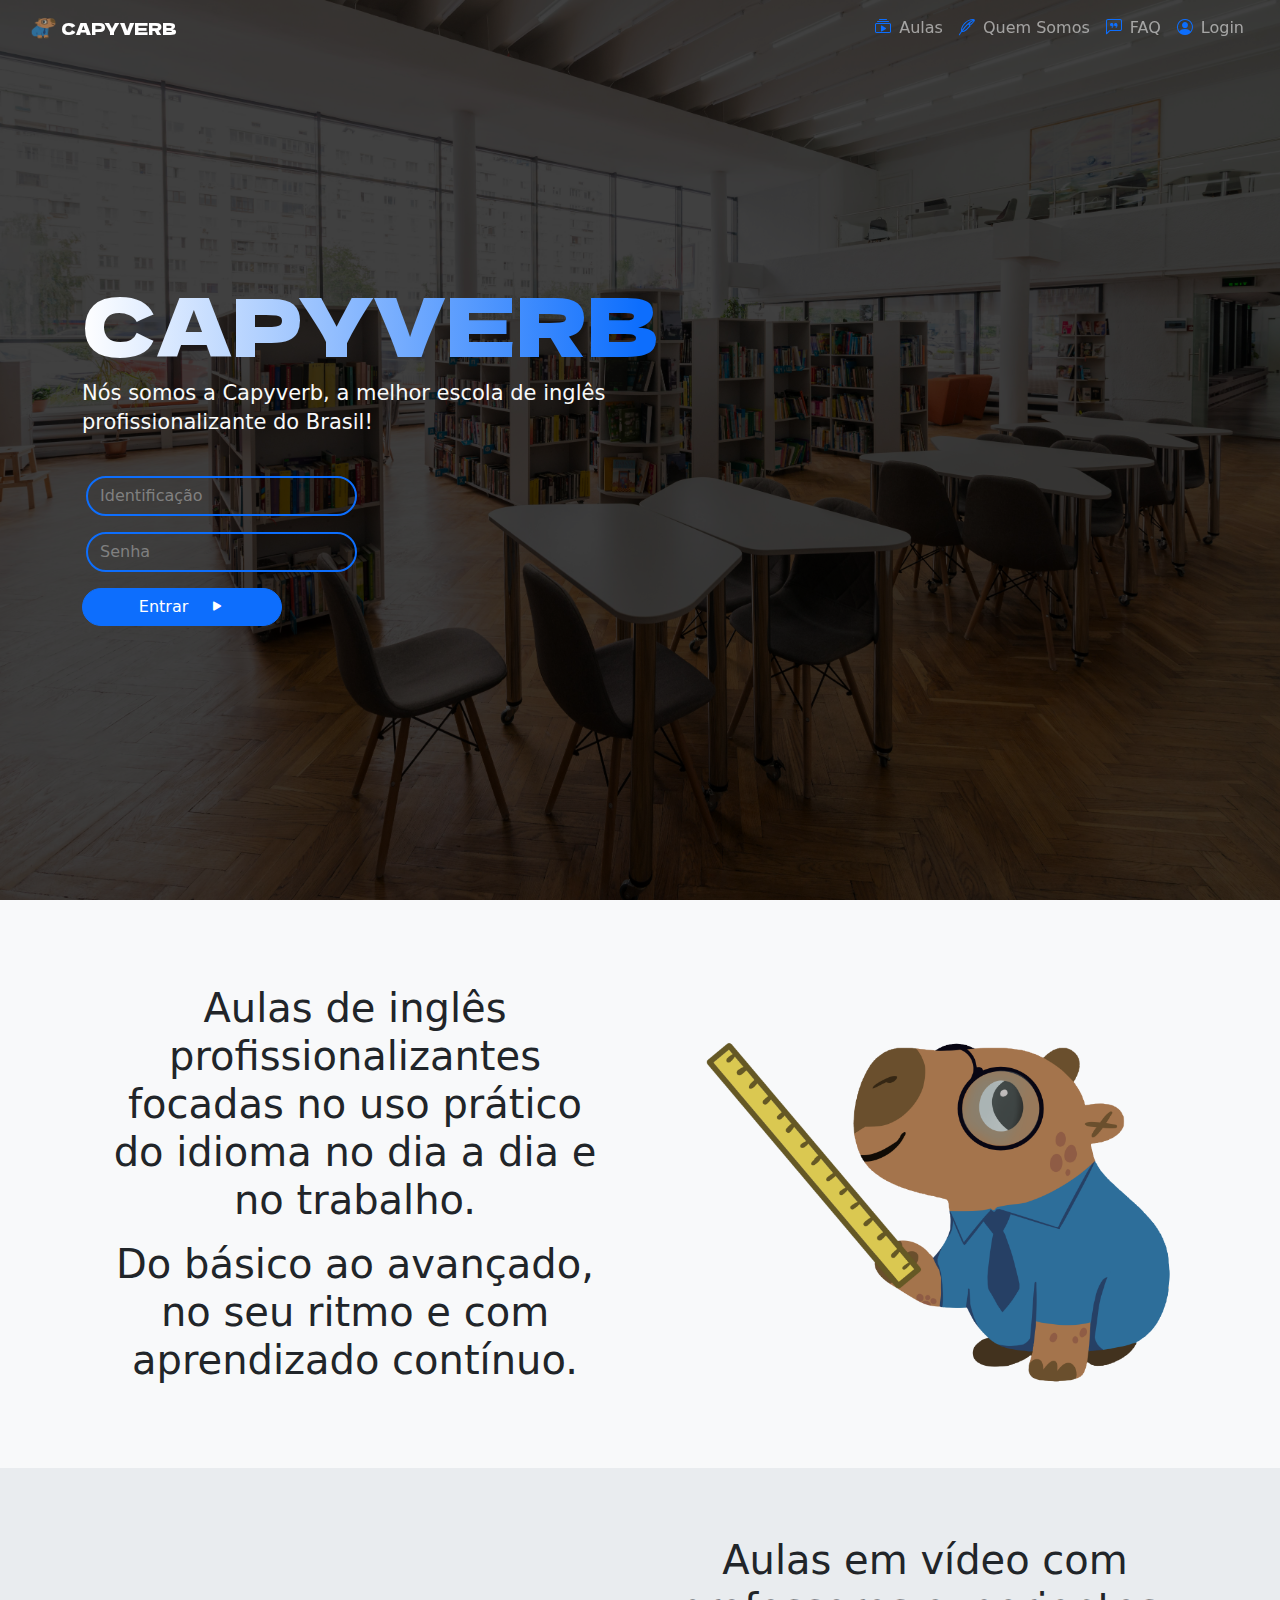
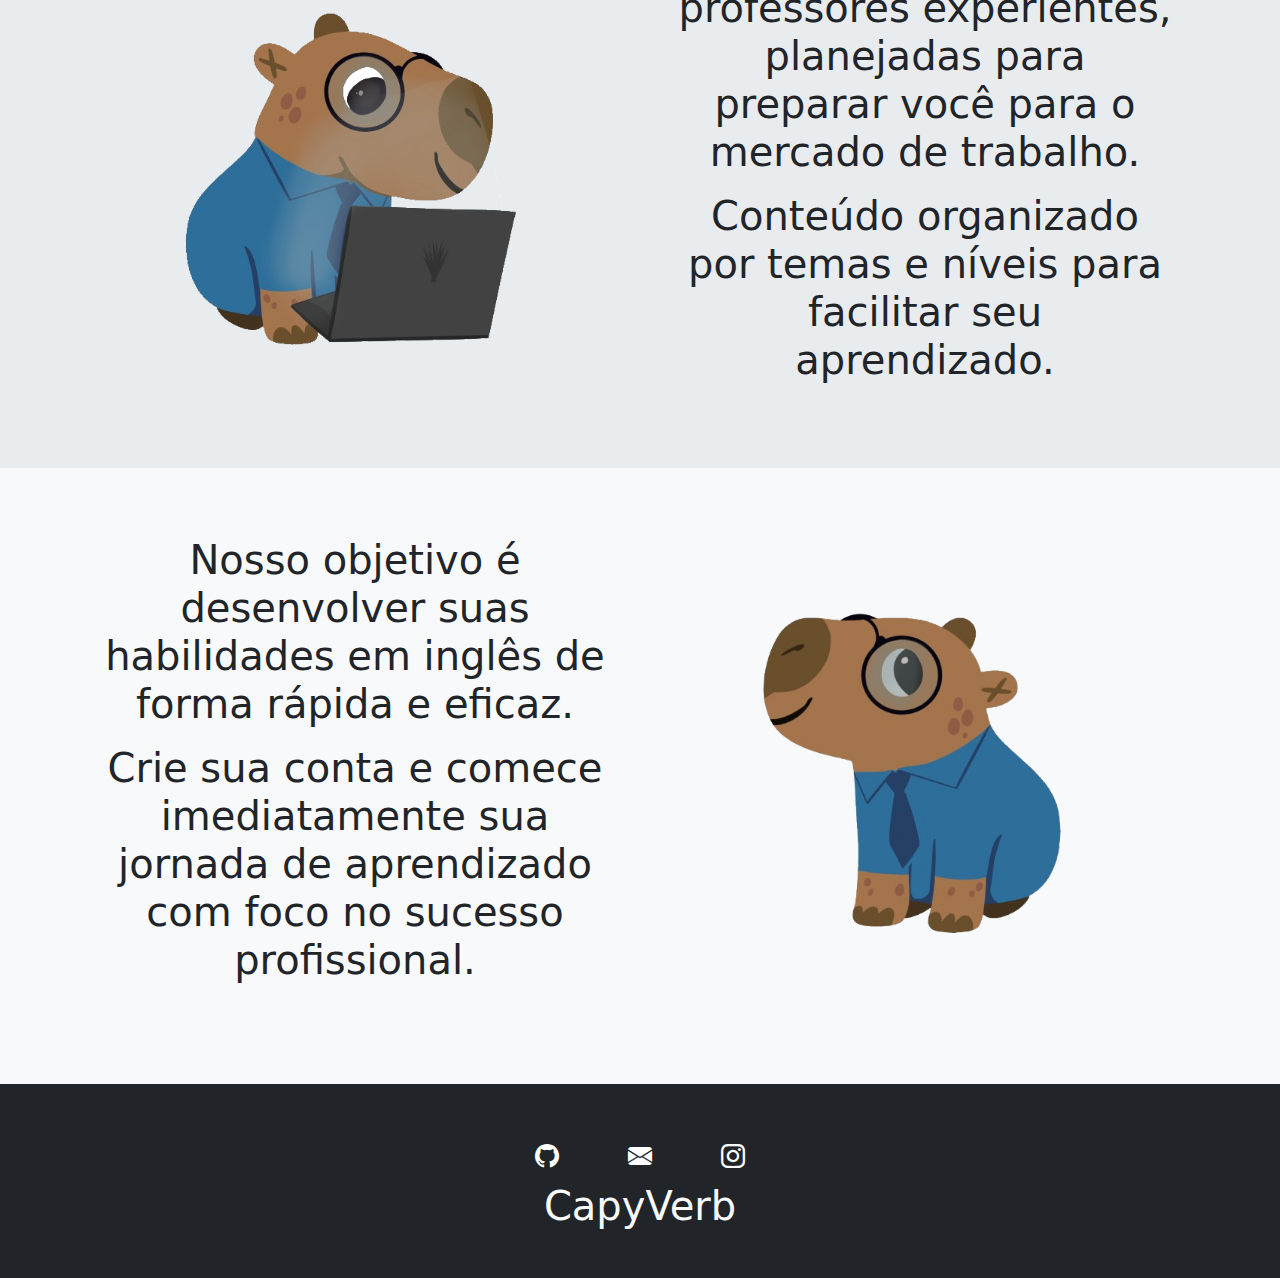
<file: index.html>
<!DOCTYPE html>
<html lang="pt-br">
	<head> 
	<meta charset="utf-8"> 
	<meta name="author" content="Sexteto sinistro">
	<meta name="keywords" content="english, verb, capybara">
	<meta name="description" content="Capyverb - Escola de idiomas">
    <link href="https://cdn.jsdelivr.net/npm/bootstrap@5.3.3/dist/css/bootstrap.min.css" rel="stylesheet" integrity="sha384-QWTKZyjpPEjISv5WaRU9OFeRpok6YctnYmDr5pNlyT2bRjXh0JMhjY6hW+ALEwIH" crossorigin="anonymous">
    <script src="https://cdn.jsdelivr.net/npm/bootstrap@5.3.3/dist/js/bootstrap.bundle.min.js" integrity="sha384-YvpcrYf0tY3lHB60NNkmXc5s9fDVZLESaAA55NDzOxhy9GkcIdslK1eN7N6jIeHz" crossorigin="anonymous"></script>
	
	<title>Capyverb</title>
  <link rel="icon" href="assets/capyverbflip.png">

    <!-- Link das fontes e Icones -->

    <link rel="preconnect" href="https://fonts.googleapis.com">
    <link rel="preconnect" href="https://fonts.gstatic.com" crossorigin>
    <link href="https://fonts.googleapis.com/css2?family=Dela+Gothic+One&display=swap" rel="stylesheet">

    <link rel="stylesheet" href="https://cdn.jsdelivr.net/npm/bootstrap-icons@1.13.1/font/bootstrap-icons.min.css">

    <!-- CSS e JAVASCRIPT -->
    <link rel="stylesheet" href="stylesindex.css">

  	</head> 

    <body class="bg-light">

      <div class="spinner-wrapper">
        <div class="spinner-border text-primary" style="width: 3rem; height: 3rem;" role="status">
          <span class="visually-hidden">Loading...</span>
        </div>
      </div>

      <nav class="navbar navbar-expand-md navbar-dark fixed-top ps-3 pe-3">
        <div class="container-fluid">
          
          <a class="navbar-brand" href="index.html"><img src="assets/capyverbflip.png" alt="Logo" width="30" height="24" class="d-inline-block align-text-top"> CAPYVERB</a>
          <button class="navbar-toggler" type="button" data-bs-toggle="collapse" data-bs-target="#navbarNav" aria-controls="navbarNav" aria-expanded="false" aria-label="Toggle navigation">
            <span class="navbar-toggler-icon"></span>
          </button>
          <div class="collapse navbar-collapse" id="navbarNav">
            <ul class="navbar-nav ms-auto">
              <li class="nav-item">
                <a class="nav-link" href="aulas.html"><i class="bi bi-collection-play text-primary pe-2"></i>Aulas</a>
              </li>
              <li class="nav-item">
                <a class="nav-link" href="#"><i class="bi bi-feather text-primary pe-2"></i>Quem Somos</a>
              </li>
              <li class="nav-item">
                <a class="nav-link" href="#"><i class="bi bi-chat-left-quote text-primary pe-2"></i>FAQ</a>
              </li>
              <li class="nav-item">
                <a class="nav-link" href="login.html"><i class="bi bi-person-circle text-primary pe-2"></i>Login</a>
              </li>

              <!-- class="active" aria-current="page" (makes a link highlighted)-->
              <!-- class="disabled" aria-disabled="true" (makes a link disabled)-->
            </ul>
          </div>
        </div>
      </nav>

        <img class="bg-img" src="assets/saladeaula.jpg" alt="Bg Image">
        <div class="banner mb-3">
          <div class="container">
            <h1 id="capyverbtitle">
              CAPYVERB
            </h1>

            <h4 id="lead">
              <small class="text-light">Nós somos a Capyverb, a melhor escola de inglês profissionalizante do Brasil!</small>
            </h4>

            <div id="divlogin">
              <form class="row g-3 needs-validation" novalidate>
              <div class="container">
                  <div id="campologin" class="input-group mb-3 mt-5">
                    <input type="text" class="form-control rounded-5" placeholder="Identificação" aria-label="Identificação">
                  </div>
                </div>
              <div class="container">
                
                  <div id="camposenha" class="input-group mb-3">
                    <input type="password" class="form-control rounded-5" placeholder="Senha" aria-label="Senha">
                  </div>
                </div>
              </div>
              <div class="col-12">
                <button class="btn btn-primary rounded-5" type="submit" id="botaoentrar">Entrar <i class="bi bi-play-fill ms-3"></i></button>
              </div>
              </form>
            </div>

          </div>

        </div>


        <div class="container py-5">

          <!-- Bloco 1 -->
          <div class="position-relative display-6">
            <div class="row">
              <div class="col-md-6">
                <div class="content-box">
                  <p>Aulas de inglês profissionalizantes focadas no uso prático do idioma no dia a dia e no trabalho.</p>
                  <p>Do básico ao avançado, no seu ritmo e com aprendizado contínuo.</p>

                  <!-- Imagem mobile -->
                  <img src="assets/book.png"
                    alt="Imagem Mobile 1"
                    class="img-fluid mt-3 d-block d-md-none w-100 rounded"
                    style="object-fit: fill;">
                </div>
              </div>
            </div>
            
            <!-- Imagem desktop -->
            <div class="d-none d-md-flex position-absolute top-0 end-0 col-md-6 h-100 align-items-center justify-content-center">
              <img src="assets/capyverbregua.png"
                  alt="Imagem Desktop 1"
                  class="img-fluid">
            </div>
          </div>

        </div>
        <div class="bg-body-secondary">

          <div class="container py-5">
  
            <!-- Bloco 2 -->
            <div class="position-relative display-6">
              <div class="row">
  
                <!-- Imagem desktop -->
                <div class="d-none d-md-flex position-relative top-0 end-0 col-md-6 order-md-1 align-items-center justify-content-center">
                  <img src="assets/capyverbnotebook.png"
                      alt="Imagem Desktop 1"
                      class="img-fluid h-75">
                </div>
  
                <div class="col-md-6 order-md-2">
                  <div class="content-box">
                    <p>Aulas em vídeo com professores experientes, planejadas para preparar você para o mercado de trabalho.</p>
                    <p>Conteúdo organizado por temas e níveis para facilitar seu aprendizado.</p>
          
                    <!-- Imagem mobile -->
                    <img src="assets/library.png"
                      alt="Imagem Mobile 1"
                      class="img-fluid mt-3 d-block d-md-none w-100 rounded"
                      style="object-fit: fill;">
                  </div>
                </div>
              </div>
  
            </div>
        </div>

        </div>
        <div class="container py-5">

          <!-- Bloco 3 -->
          <div class="position-relative display-6">
            <div class="row">
              <div class="col-md-6">
                <div class="content-box">
                  <p>Nosso objetivo é desenvolver suas habilidades em inglês de forma rápida e eficaz.</p>
                  <p>Crie sua conta e comece imediatamente sua jornada de aprendizado com foco no sucesso profissional.</p>

                  <!-- Imagem mobile -->
                  <img src="assets/teach.png"
                    alt="Imagem Mobile 1"
                    class="img-fluid mt-3 d-block d-md-none w-100 rounded"
                    style="object-fit: fill;">
                </div>
              </div>
            </div>
            
            <!-- Imagem desktop -->
            <div class="d-none d-md-flex position-absolute top-0 end-0 col-md-6 h-100 align-items-center justify-content-center">
              <img src="assets/capyverb.png"
                  alt="Imagem Desktop 1"
                  class="img-fluid h-75">
            </div>
          </div>

          

        </div>

        <script>

          // CHANGE NAVBAR OPACITY
          const navEl = document.querySelector('.navbar');
          
          window.addEventListener('scroll', () =>{
            if (window.scrollY >= 56){
              navEl.classList.remove('navbar-dark')
              navEl.classList.add('navbar-scrolled')
            } else if (window.scrollY < 56 ){
              navEl.classList.add('navbar-dark')
              navEl.classList.remove('navbar-scrolled')
            }
          });


          // LOADING SPINNER
          const spinnerWrapperEl = document.querySelector('.spinner-wrapper'); //Seleciona o elemento

                                                  //Apaga o spinner ao carregar a página

          window.addEventListener('load', () => {
              spinnerWrapperEl.style.opacity = '0';

              setTimeout(() => {
                  spinnerWrapperEl.style.display = 'none';
              }, 200);
          });

          document.addEventListener("DOMContentLoaded", function () {
            const navbar = document.querySelector(".navbar");
            const navbarCollapse = document.querySelector(".navbar-collapse");

            // Quando o menu abre
            navbarCollapse.addEventListener("show.bs.collapse", function () {
              navbar.classList.add("navbar-scrolled");
              navbar.classList.remove("navbar-dark");
            });

            // Quando o menu fecha
            navbarCollapse.addEventListener("hidden.bs.collapse", function () {
              // Se o usuário ainda está no topo, volta a ser transparente
              if (window.scrollY === 0) {
                navbar.classList.remove("navbar-scrolled");
                navbar.classList.add("navbar-dark");
              }
            });
          });

          // COPIA EMAIL PARA A AREA DE TRANSFERENCIA
          function copiarParaClipboard(elemento) {
            const texto = elemento.getAttribute("data-copy");
            navigator.clipboard.writeText(texto)
              .then(() => {
                // Feedback simples
                elemento.innerHTML = '<i class="bi bi-check-circle-fill fs-4"></i>';
                setTimeout(() => {
                  elemento.innerHTML = '<i class="bi bi-envelope-fill fs-4"></i>';
                }, 1000); // volta para o ícone original depois de 2 segundos
              })
              .catch(err => {
                console.error("Erro ao copiar:", err);
                alert("Erro ao copiar!");
              });
          }

        </script>

        <footer class="bg-dark py-5 mt-3">

          <div class="container text-light text-center">

            <div class="container w-25">

              <div class="row">
                <div class="col-4 col-sm-4">
                  <button type="button" class="btn" onclick="location.href='https://github.com/capyverb'"><i class="bi bi-github fs-4"></i></button>
                </div>
                <div class="col-4 col-sm-4">
                  <button type="button" class="btn" data-copy="capyverb@outlook.com" onclick="copiarParaClipboard(this)"><i class="bi bi-envelope-fill fs-4"></i></button>
                </div>
                <div class="col-4 col-sm-4">
                  <button type="button" class="btn" onclick="location.href='http://example.com'"><i class="bi bi-instagram fs-4"></i></button>
                </div>
              </div>
                <div class="display-6">CapyVerb</div>
            </div>

          </div>
        </footer>
    </body>

</html>
</file>
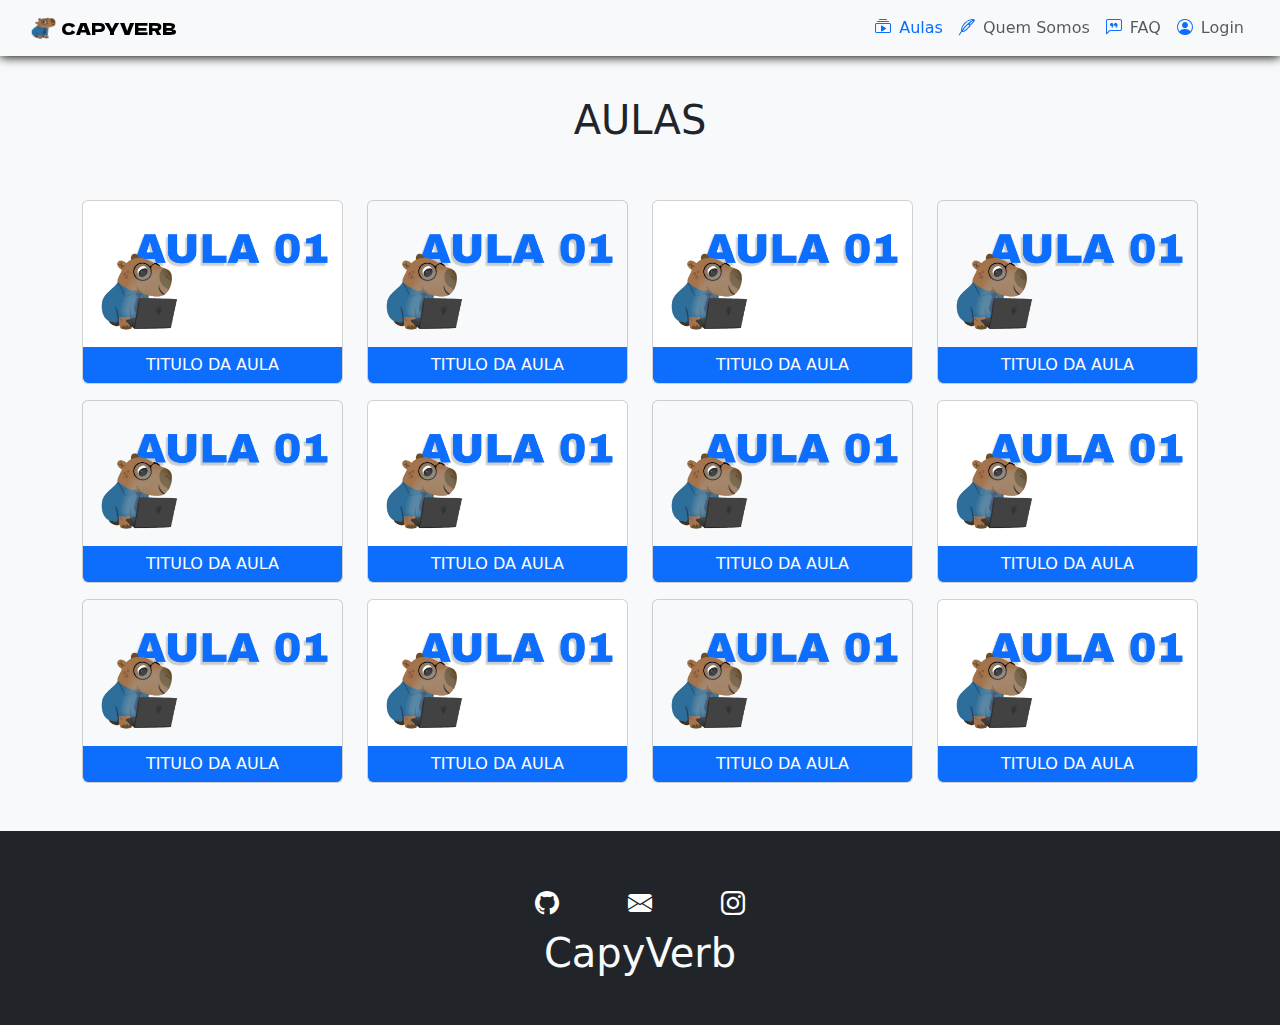
<file: aulas.html>
<!DOCTYPE html>
<html lang="pt-br">
	<head> 
	<meta charset="utf-8"> 
	<meta name="author" content="Sexteto sinistro">
	<meta name="keywords" content="english, verb, capybara">
	<meta name="description" content="Capyverb - Escola de idiomas">
    <link href="https://cdn.jsdelivr.net/npm/bootstrap@5.3.3/dist/css/bootstrap.min.css" rel="stylesheet" integrity="sha384-QWTKZyjpPEjISv5WaRU9OFeRpok6YctnYmDr5pNlyT2bRjXh0JMhjY6hW+ALEwIH" crossorigin="anonymous">
    <script src="https://cdn.jsdelivr.net/npm/bootstrap@5.3.3/dist/js/bootstrap.bundle.min.js" integrity="sha384-YvpcrYf0tY3lHB60NNkmXc5s9fDVZLESaAA55NDzOxhy9GkcIdslK1eN7N6jIeHz" crossorigin="anonymous"></script>
	
	<title>Capyverb - Aulas</title>
  <link rel="icon" href="assets/capyverbflip.png">

    <!-- Link das fontes e Icones -->

    <link rel="preconnect" href="https://fonts.googleapis.com">
    <link rel="preconnect" href="https://fonts.gstatic.com" crossorigin>
    <link href="https://fonts.googleapis.com/css2?family=Dela+Gothic+One&display=swap" rel="stylesheet">

    <link rel="stylesheet" href="https://cdn.jsdelivr.net/npm/bootstrap-icons@1.13.1/font/bootstrap-icons.min.css">

    <!-- CSS e JAVASCRIPT -->
    <link rel="stylesheet" href="stylesindex.css">

  	</head> 

    <body class="bg-light">

      <div class="spinner-wrapper">
        <div class="spinner-border text-primary" style="width: 3rem; height: 3rem;" role="status">
          <span class="visually-hidden">Loading...</span>
        </div>
      </div>

      <nav class="navbar navbar-expand-sm navbar-scrolled fixed-top ps-3 pe-3">
        <div class="container-fluid">
          
          <a class="navbar-brand" href="index.html"><img src="assets/capyverbflip.png" alt="Logo" width="30" height="24" class="d-inline-block align-text-top"> CAPYVERB</a>
          <button class="navbar-toggler" type="button" data-bs-toggle="collapse" data-bs-target="#navbarNav" aria-controls="navbarNav" aria-expanded="false" aria-label="Toggle navigation">
            <span class="navbar-toggler-icon"></span>
          </button>
          <div class="collapse navbar-collapse" id="navbarNav">
            <ul class="navbar-nav ms-auto">
              <li class="nav-item">
                <a class="nav-link active text-primary" aria-current="page" href="aulas.html"><i class="bi bi-collection-play text-primary pe-2"></i>Aulas</a>
              </li>
              <li class="nav-item">
                <a class="nav-link" href="#"><i class="bi bi-feather text-primary pe-2"></i>Quem Somos</a>
              </li>
              <li class="nav-item">
                <a class="nav-link" href="#"><i class="bi bi-chat-left-quote text-primary pe-2"></i>FAQ</a>
              </li>
              <li class="nav-item">
                <a class="nav-link" href="login.html"><i class="bi bi-person-circle text-primary pe-2"></i>Login</a>
              </li>

              <!-- class="active" aria-current="page" (makes a link highlighted)-->
              <!-- class="disabled" aria-disabled="true" (makes a link disabled)-->
            </ul>
          </div>
        </div>
      </nav>

        <div class="text-center container mt-5 py-5">
          <h1 id="aulastitle">
            AULAS
          </h1>
        </div>


        <div class="container mb-5" id="conteudoaulas">

          <div class="row mb-3">
            <div class="col-6 col-sm-3 mb-3 mb-sm-0">
              <div class="card text-center">
                <a href="#"><img src="assets/aulacover.png" class="card-img-top" alt=""></a>
                <div class="card-body py-0 px-0">
                  <a href="#" class="btn btn-primary rounded-top-0 w-100">TITULO DA AULA</a>
                </div>
              </div>
            </div>
            <div class="col-6 col-sm-3">
              <div class="card text-center bg-light">
                <a href="#"><img src="assets/aulacover.png" class="card-img-top" alt=""></a>
                <div class="card-body py-0 px-0">
                  <a href="#" class="btn btn-primary rounded-top-0 w-100">TITULO DA AULA</a>
                </div>
              </div>
            </div>
            <div class="col-6 col-sm-3">
              <div class="card text-center">
                <a href="#"><img src="assets/aulacover.png" class="card-img-top" alt=""></a>
                <div class="card-body py-0 px-0">
                  <a href="#" class="btn btn-primary rounded-top-0 w-100">TITULO DA AULA</a>
                </div>
              </div>
            </div>
            <div class="col-6 col-sm-3">
              <div class="card text-center bg-light">
                <a href="#"><img src="assets/aulacover.png" class="card-img-top" alt=""></a>
                <div class="card-body py-0 px-0">
                  <a href="#" class="btn btn-primary rounded-top-0 w-100">TITULO DA AULA</a>
                </div>
              </div>
            </div>
          </div>


          <div class="row mb-3">
            <div class="col-6 col-sm-3 mb-3 mb-sm-0">
              <div class="card text-center bg-light">
                <a href="#"><img src="assets/aulacover.png" class="card-img-top" alt=""></a>
                <div class="card-body py-0 px-0">
                  <a href="#" class="btn btn-primary rounded-top-0 w-100">TITULO DA AULA</a>
                </div>
              </div>
            </div>
            <div class="col-6 col-sm-3">
              <div class="card text-center">
                <a href="#"><img src="assets/aulacover.png" class="card-img-top" alt=""></a>
                <div class="card-body py-0 px-0">
                  <a href="#" class="btn btn-primary rounded-top-0 w-100">TITULO DA AULA</a>
                </div>
              </div>
            </div>
            <div class="col-6 col-sm-3">
              <div class="card text-center bg-light">
                <a href="#"><img src="assets/aulacover.png" class="card-img-top" alt=""></a>
                <div class="card-body py-0 px-0">
                  <a href="#" class="btn btn-primary rounded-top-0 w-100">TITULO DA AULA</a>
                </div>
              </div>
            </div>
            <div class="col-6 col-sm-3">
              <div class="card text-center">
                <a href="#"><img src="assets/aulacover.png" class="card-img-top" alt=""></a>
                <div class="card-body py-0 px-0">
                  <a href="#" class="btn btn-primary rounded-top-0 w-100">TITULO DA AULA</a>
                </div>
              </div>
            </div>
          </div>


          <div class="row mb-3">
            <div class="col-6 col-sm-3 mb-3 mb-sm-0">
              <div class="card text-center bg-light">
                <a href="#"><img src="assets/aulacover.png" class="card-img-top" alt=""></a>
                <div class="card-body py-0 px-0">
                  <a href="#" class="btn btn-primary rounded-top-0 w-100">TITULO DA AULA</a>
                </div>
              </div>
            </div>
            <div class="col-6 col-sm-3">
              <div class="card text-center">
                <a href="#"><img src="assets/aulacover.png" class="card-img-top" alt=""></a>
                <div class="card-body py-0 px-0">
                  <a href="#" class="btn btn-primary rounded-top-0 w-100">TITULO DA AULA</a>
                </div>
              </div>
            </div>
            <div class="col-6 col-sm-3">
              <div class="card text-center bg-light">
                <a href="#"><img src="assets/aulacover.png" class="card-img-top" alt=""></a>
                <div class="card-body py-0 px-0">
                  <a href="#" class="btn btn-primary rounded-top-0 w-100">TITULO DA AULA</a>
                </div>
              </div>
            </div>
            <div class="col-6 col-sm-3">
              <div class="card text-center">
                <a href="#"><img src="assets/aulacover.png" class="card-img-top" alt=""></a>
                <div class="card-body py-0 px-0">
                  <a href="#" class="btn btn-primary rounded-top-0 w-100">TITULO DA AULA</a>
                </div>
              </div>
            </div>
          </div>


          

        </div>
        
        <script>


          // LOADING SPINNER
          const spinnerWrapperEl = document.querySelector('.spinner-wrapper'); //Seleciona o elemento

                                                  //Apaga o spinner ao carregar a página

          window.addEventListener('load', () => {
              spinnerWrapperEl.style.opacity = '0';

              setTimeout(() => {
                  spinnerWrapperEl.style.display = 'none';
              }, 200);
          });

          // COPIA EMAIL PARA A AREA DE TRANSFERENCIA
          function copiarParaClipboard(elemento) {
            const texto = elemento.getAttribute("data-copy");
            navigator.clipboard.writeText(texto)
              .then(() => {
                // Feedback simples
                elemento.innerHTML = '<i class="bi bi-check-circle-fill fs-4"></i>';
                setTimeout(() => {
                  elemento.innerHTML = '<i class="bi bi-envelope-fill fs-4"></i>';
                }, 1000); // volta para o ícone original depois de 2 segundos
              })
              .catch(err => {
                console.error("Erro ao copiar:", err);
                alert("Erro ao copiar!");
              });
          }
        </script>

        <footer class="bg-dark py-5 mt-3">

          <div class="container text-light text-center">

            <div class="container w-25">

              <div class="row">
                <div class="col-4 col-sm-4">
                  <button type="button" class="btn" onclick="location.href='https://github.com/capyverb'"><i class="bi bi-github fs-4"></i></button>
                </div>
                <div class="col-4 col-sm-4">
                  <button type="button" class="btn" data-copy="capyverb@outlook.com" onclick="copiarParaClipboard(this)"><i class="bi bi-envelope-fill fs-4"></i></button>
                </div>
                <div class="col-4 col-sm-4">
                  <button type="button" class="btn" onclick="location.href='http://example.com'"><i class="bi bi-instagram fs-4"></i></button>
                </div>
              </div>
                <div class="display-6">CapyVerb</div>
            </div>

          </div>
        </footer>
    </body>

</html>
</file>
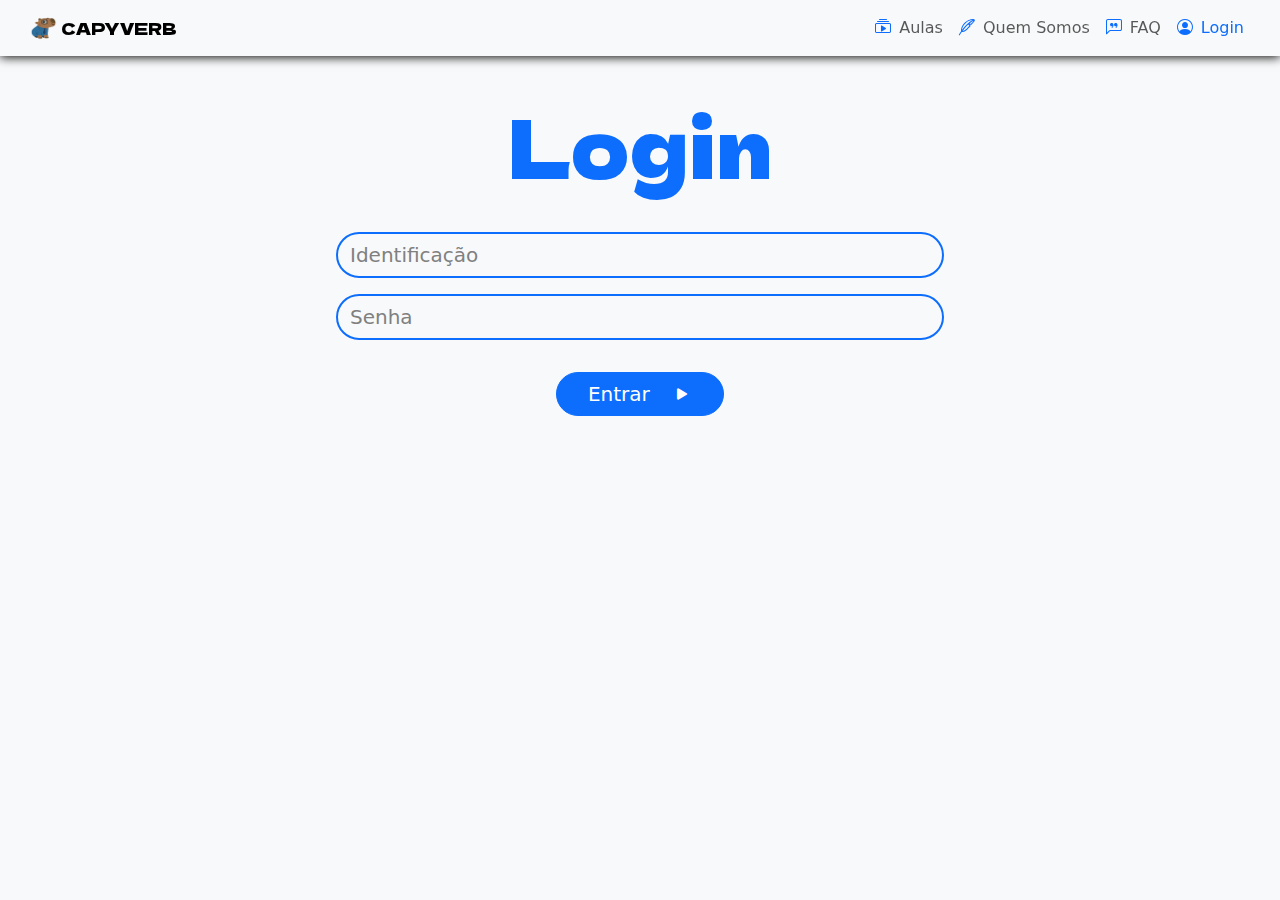
<file: login.html>
<!DOCTYPE html>
<html lang="pt-br">
	<head> 
	<meta charset="utf-8"> 
	<meta name="author" content="Sexteto sinistro">
	<meta name="keywords" content="english, verb, capybara">
	<meta name="description" content="Capyverb - Escola de idiomas">
    <link href="https://cdn.jsdelivr.net/npm/bootstrap@5.3.3/dist/css/bootstrap.min.css" rel="stylesheet" integrity="sha384-QWTKZyjpPEjISv5WaRU9OFeRpok6YctnYmDr5pNlyT2bRjXh0JMhjY6hW+ALEwIH" crossorigin="anonymous">
    <script src="https://cdn.jsdelivr.net/npm/bootstrap@5.3.3/dist/js/bootstrap.bundle.min.js" integrity="sha384-YvpcrYf0tY3lHB60NNkmXc5s9fDVZLESaAA55NDzOxhy9GkcIdslK1eN7N6jIeHz" crossorigin="anonymous"></script>
	
	<title>Capyverb - Login</title>
  <link rel="icon" href="assets/capyverbflip.png">

    <!-- Link das fontes e Icones -->

    <link rel="preconnect" href="https://fonts.googleapis.com">
    <link rel="preconnect" href="https://fonts.gstatic.com" crossorigin>
    <link href="https://fonts.googleapis.com/css2?family=Dela+Gothic+One&display=swap" rel="stylesheet">

    <link rel="stylesheet" href="https://cdn.jsdelivr.net/npm/bootstrap-icons@1.13.1/font/bootstrap-icons.min.css">

    <!-- CSS e JAVASCRIPT -->
    <link rel="stylesheet" href="stylesindex.css">

  	</head> 

    <body class="bg-light">

      <div class="spinner-wrapper">
        <div class="spinner-border text-primary" style="width: 3rem; height: 3rem;" role="status">
          <span class="visually-hidden">Loading...</span>
        </div>
      </div>

      <nav class="navbar navbar-expand-sm navbar-scrolled fixed-top ps-3 pe-3">
        <div class="container-fluid">
          
          <a class="navbar-brand" href="index.html"><img src="assets/capyverbflip.png" alt="Logo" width="30" height="24" class="d-inline-block align-text-top"> CAPYVERB</a>
          <button class="navbar-toggler" type="button" data-bs-toggle="collapse" data-bs-target="#navbarNav" aria-controls="navbarNav" aria-expanded="false" aria-label="Toggle navigation">
            <span class="navbar-toggler-icon"></span>
          </button>
          <div class="collapse navbar-collapse" id="navbarNav">
            <ul class="navbar-nav ms-auto">
              <li class="nav-item">
                <a class="nav-link" href="aulas.html"><i class="bi bi-collection-play text-primary pe-2"></i>Aulas</a>
              </li>
              <li class="nav-item">
                <a class="nav-link" href="#"><i class="bi bi-feather text-primary pe-2"></i>Quem Somos</a>
              </li>
              <li class="nav-item">
                <a class="nav-link" href="#"><i class="bi bi-chat-left-quote text-primary pe-2"></i>FAQ</a>
              </li>
              <li class="nav-item">
                <a class="nav-link active text-primary" aria-current="page" href="login.html"><i class="bi bi-person-circle text-primary pe-2"></i>Login</a>
              </li>

              <!-- class="active" aria-current="page" (makes a link highlighted)-->
              <!-- class="disabled" aria-disabled="true" (makes a link disabled)-->
            </ul>
          </div>
        </div>
      </nav>

        <div class="text-center container mt-5 py-5">
          <h1 id="pagetitle">
            Login
          </h1>
        </div>


        <div class="container mb-5 w-50 d-flex justify-content-center">
            <form class="row g-3 needs-validation" novalidate>
                <div class="container">
                    <div id="campologin" class="input-group mb-3">
                        <input type="text" class="form-control rounded-5 fs-5" placeholder="Identificação" aria-label="Identificação">
                    </div>
                </div>
                <div class="container">
                    <div id="camposenha" class="input-group mb-3">
                    <input type="password" class="form-control rounded-5 fs-5" placeholder="Senha" aria-label="Senha">
                    </div>
                </div>
                <div class="d-flex justify-content-center">
                    <button class="btn btn-primary rounded-5 fs-5" type="submit" id="botaoentrar">Entrar <i class="bi bi-play-fill ms-3"></i></button>
                </div>
            </form>
        </div>
        
        <script>


          // LOADING SPINNER
          const spinnerWrapperEl = document.querySelector('.spinner-wrapper'); //Seleciona o elemento

                                                  //Apaga o spinner ao carregar a página

          window.addEventListener('load', () => {
              spinnerWrapperEl.style.opacity = '0';

              setTimeout(() => {
                  spinnerWrapperEl.style.display = 'none';
              }, 200);
          });

          // COPIA EMAIL PARA A AREA DE TRANSFERENCIA
          function copiarParaClipboard(elemento) {
            const texto = elemento.getAttribute("data-copy");
            navigator.clipboard.writeText(texto)
              .then(() => {
                // Feedback simples
                elemento.innerHTML = '<i class="bi bi-check-circle-fill fs-4"></i>';
                setTimeout(() => {
                  elemento.innerHTML = '<i class="bi bi-envelope-fill fs-4"></i>';
                }, 1000); // volta para o ícone original depois de 2 segundos
              })
              .catch(err => {
                console.error("Erro ao copiar:", err);
                alert("Erro ao copiar!");
              });
          }
        </script>

    </body>

</html>
</file>
<file: stylesindex.css>
body{
    background-color: rgba(var(--bs-light-rgb));
    overflow-x: hidden;
}

p{
    text-align: center;
}

.bg-img{
    height: 100vh;
    width: 100%;
    object-fit: cover;
    position: absolute;
    top: 0;
    left: 0;
    z-index: -1;
    filter: brightness(0.25);
}

.banner{
    padding: 5%;
    display: flex;
    flex-direction: column;
    width: 100%;
    height: 100vh;
    justify-content: center;
}
@media (max-width: 600px) {
    .banner{
        display: flex;
        width: 100%;
        height: 100vh;
        justify-content: center;
        align-items: center;
    }
}

.navbar-brand{
    font-family: "Dela Gothic One", sans-serif;
    font-size: medium;
}
.navbar-brand:hover{
    color: rgba(var(--bs-primary-rgb));
    transition: 0.2s;
}

.nav-link:hover{
    color: rgba(var(--bs-primary-rgb));
}

#capyverbtitle{
    font-family: "Dela Gothic One", sans-serif;
    font-weight: 400;
    font-style: normal;
    font-size: 500%;
    background-image: linear-gradient(90deg, white,rgba(var(--bs-primary-rgb)), rgba(var(--bs-primary-rgb)));
    color: transparent;
    background-clip: text;
}
@media (max-width: 600px){
    #capyverbtitle{
    font-size: 300%;
    }
}

#pagetitle{
    font-family: "Dela Gothic One", sans-serif;
    font-weight: 400;
    font-style: normal;
    font-size: 500%;
    color: rgba(var(--bs-primary-rgb));
}
@media (max-width: 600px){
    #pagetitle{
    font-size: 300%;
    }
}

#lead{
    width: 50%;
}
@media (max-width:600px){
    #lead{
    width: 100%;
    }
}

#divlogin{
    width: 25%;
}
@media (max-width: 600px) {
    #divlogin{
    width: 50%;
}
}

.form-control{
    transition: all 0.5s;
    border: 2px solid rgba(var(--bs-primary-rgb));
    background-color: transparent;
}
.form-control::placeholder{
    color: gray;
}
#botaoentrar{
    padding-left: 5%;
    padding-right: 5%;
    border: 1px solid rgba(var(--bs-primary-rgb));
    background-color: rgba(var(--bs-primary-rgb));
}
#botaoentrar:hover{
    border: 1px solid rgba(var(--bs-primary-rgb));
    background-color: white;
    color: rgba(var(--bs-primary-rgb));
}
i{
    color: white;
}
#botaoentrar:hover i{
    transition: all, 0.5s;
    color: rgba(var(--bs-primary-rgb));
}

.bi:hover{
    transition: all, 0.5s;
    color: rgba(var(--bs-primary-rgb));
}


.navbar{
    transition: all 0.5s;
}
.navbar-scrolled{
    background-color: rgba(var(--bs-light-rgb));
    box-shadow: 0 1px 10px rgba(0, 0, 0, 10);
}

.spinner-wrapper{
    background-color: #f8f9fa;
    position: fixed;
    top: 0;
    left: 0;
    width: 100%;
    height: 100%;
    z-index: 9999;
    display: flex;
    justify-content: center;
    align-items: center;
    transition: all 0.5s;
}

.content-box {
      padding: 20px;
      border-radius: 0.5rem;
      position: relative;
      z-index: 1;
}

.btn:hover{
    i{
        transition: all, 0.2s;
        color: rgba(var(--bs-primary-rgb));
    }

}

.card {
  transition: all 0.2s;

  .btn {
    position: relative;
    overflow: hidden;
    background-color: rgba(var(--bs-primary-rgb));
    color: #fff;
    border: none;
    transition: color 0.2s ease-in;
    z-index: 1;

    &::after {
      content: '';
      position: absolute;
      top: 0;
      left: 0;
      width: 100%;
      height: 100%;
      background-color: rgba(var(--bs-primary-rgb));
      z-index: -1;
      transition: transform 0.2s ease-in-out;
      transform: translateY(0);
    }
  }

  &:hover {
    border: 1px solid rgba(var(--bs-primary-rgb));

    .btn {
      color: rgba(var(--bs-primary-rgb));
      background-color: transparent;

      &::after {
        transform: translateY(100%);
      }
    }
  }
}

/* MENU MOBILE FULLSCREEN - só para telas pequenas */
@media (max-width: 767.98px) {
    .navbar-collapse {
        position: fixed;
        top: 56px; /* altura da navbar */
        left: 0;
        width: 100%;
        height: calc(100% - 56px);
        background-color: rgba(var(--bs-light-rgb));
        padding: 2rem;
        display: flex;
        flex-direction: column;
        justify-content: flex-start;
        align-items: flex-start;
        transition: transform 0.3s ease-in-out;
        transform: translateX(100%); /* escondido por padrão */
        z-index: 999;
    }

    .navbar-collapse.show {
        transform: translateX(0); /* aparece */
    }

    /* LINKS MOBILE */
    .navbar-collapse .nav-link {
        font-size: 1.5rem;
        margin-bottom: 1.5rem;
        display: flex;
        align-items: center;
        justify-content: flex-start; /* conteúdo colado à esquerda */
        padding-left: 0;  /* remove padding padrão */
    }

    .navbar-collapse .nav-link i {
        margin-right: 10px;
        margin-left: 0;
        font-size: 1.6rem;
    }

    .navbar-collapse ul.navbar-nav {
        width: 100%;
        padding-left: 0;
        margin-left: 0;
    }

    .navbar-collapse .nav-item {
        width: 100%;
    }
}
</file>
